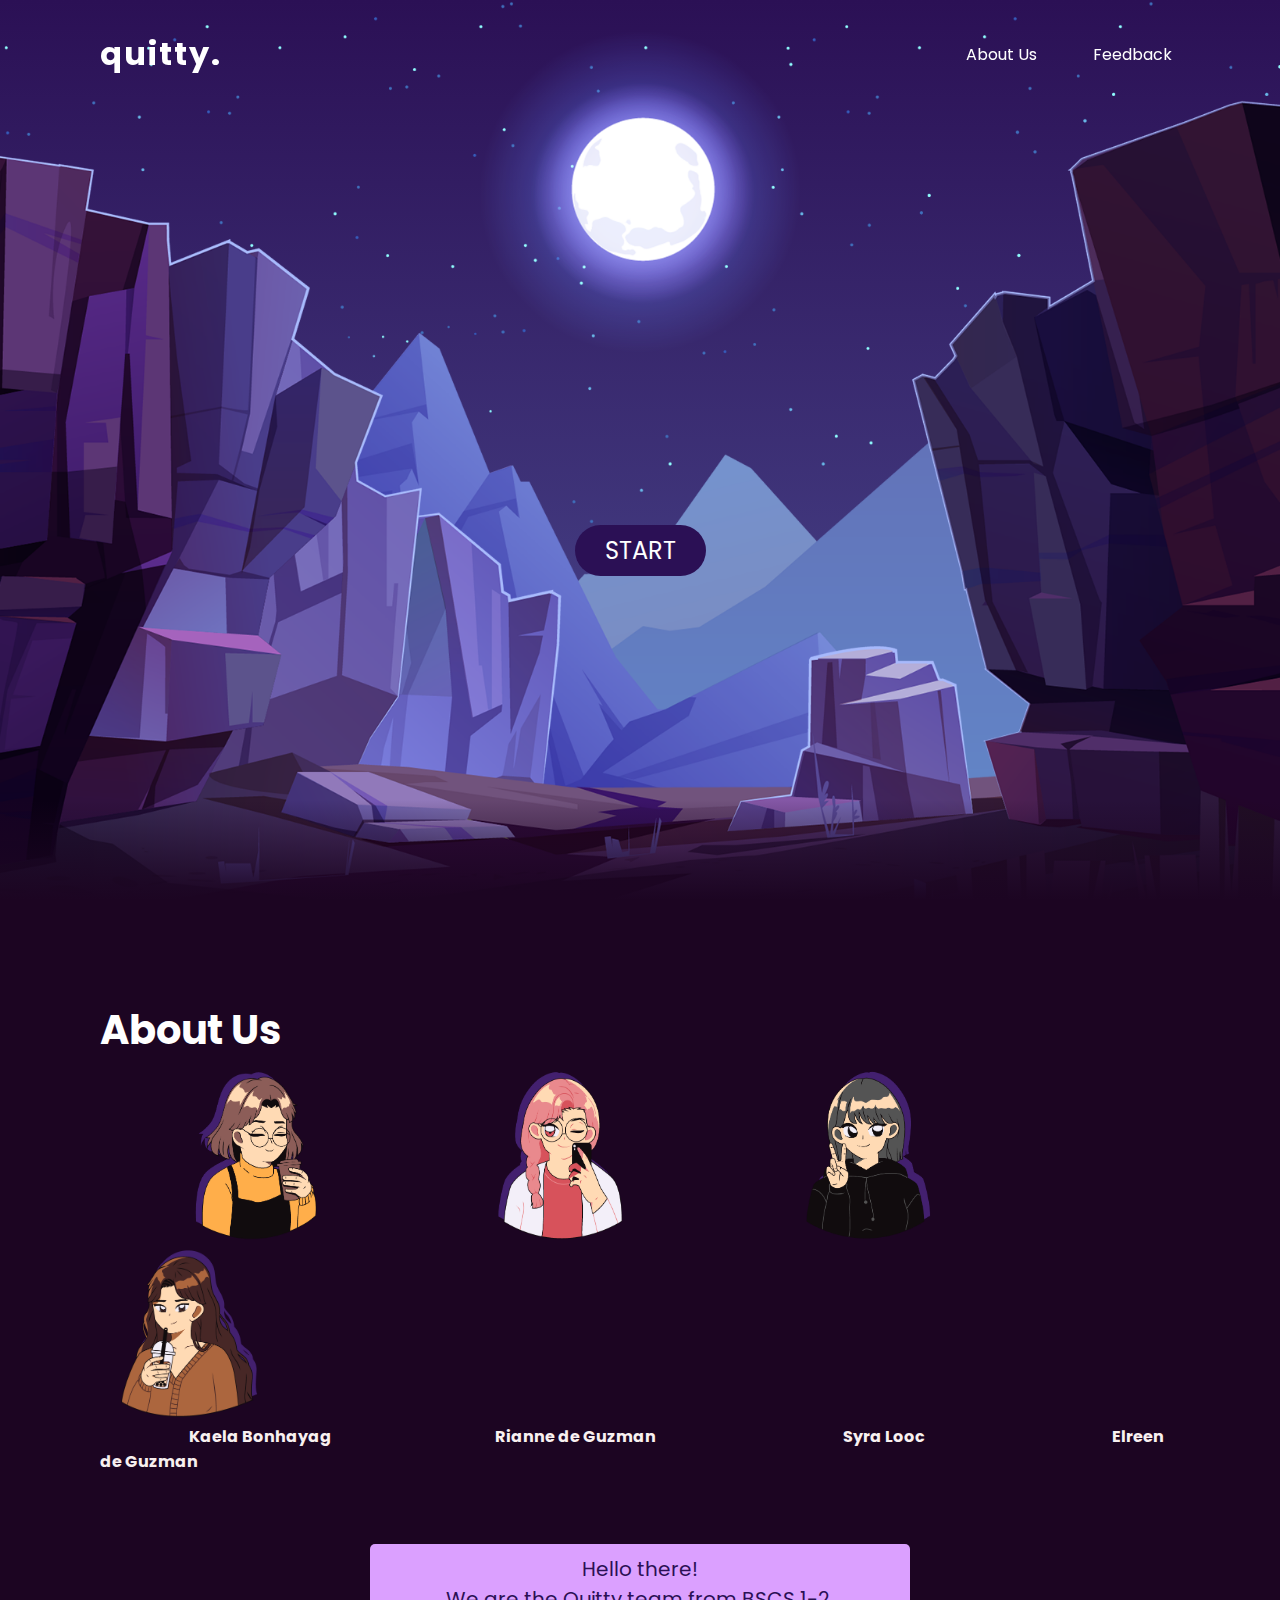
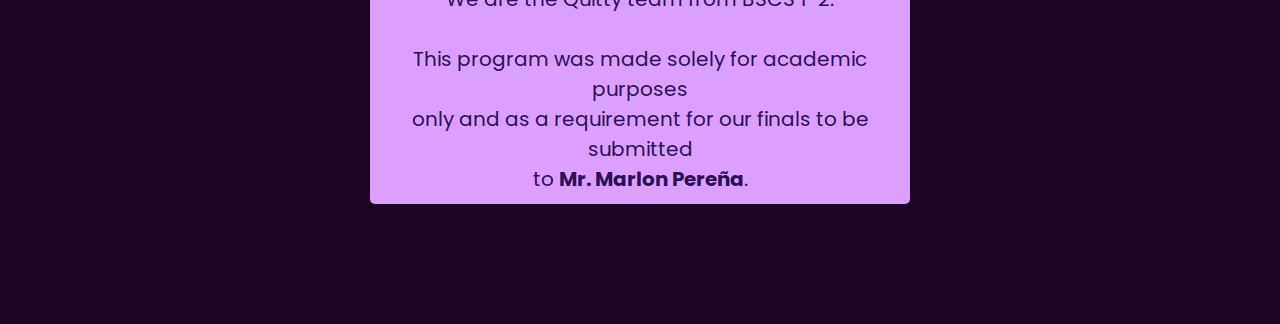
<file: index.html>
<!DOCTYPE html>
<html lang="en">
<head>
    <meta charset="UTF-8">
    <meta http-equiv="X-UA-Compatible" content="IE=edge">
    <meta name="viewport" content="width=device-width, initial-scale=1.0">
    <title>Quitty</title>
    <link rel="stylesheet" type="text/css" href="style.css">
    <link rel="icon" href="favicon.png">
</head>
<body>
    <header>
        <a href="#" class="logo">quitty.</a>
        <ul>
            <li><a href="#aboutus">&nbsp;&nbsp;About Us&nbsp;&nbsp;</a></li>
            <li><a href="https://forms.gle/nxfNP664X3yuMKsB6" target="_blank">&nbsp;&nbsp;Feedback&nbsp;&nbsp;</a></li>
        </ul>
    </header>
    <section>
        <img src="stars.png" id="stars">
        <img src="moon.png" id="moon">
        <img src="mountains_behind.png" id="mountains_behind">
        <h2 id="text">quitty.</h2>
        <ul>
            <li><a href="username/username_index.html">START</a></li>
        </ul>
        <img src="mountains_front.png" id="mountains_front">
    </section>
    
    
    <div class="sec" id="sec">
        <a name="aboutus"></a>
        <h2>About Us</h2>
        <p>
            &emsp;&emsp;&emsp;&emsp;
            <img src="Kaela.png" alt="Kaela's Avatar"
                width="170" height="170"> &emsp;&emsp;&emsp;&emsp;&emsp;&emsp;&emsp;&emsp;
            <img src="Rianne.png" alt="Rianne's Avatar"
                width="170" height="170"> &emsp;&emsp;&emsp;&emsp;&emsp;&emsp;&emsp;&emsp;
            <img src="Syra.png" alt="Syra's Avatar"
                width="170" height="170"> &emsp;&emsp;&emsp;&emsp;&emsp;&emsp;&emsp;&emsp;
            <img src="Elreen.png" alt="Elreen's Avatar"
                width="170" height="170"> 
            &emsp;&emsp;&emsp;&emsp;
        </p>
        <h4>
            &emsp;&emsp;&emsp;&emsp;&emsp;&nbsp;&nbsp;
            Kaela Bonhayag&emsp;&emsp;&emsp;&emsp;&emsp;&emsp;&emsp;&emsp;&emsp;&emsp;
            Rianne de Guzman&ensp;&emsp;&emsp;&emsp;&emsp;&emsp;&emsp;&emsp;&emsp;&emsp;&emsp;&emsp;
            Syra Looc&ensp;&emsp;&emsp;&emsp;&emsp;&emsp;&emsp;&emsp;&emsp;&emsp;&emsp;&emsp;
            Elreen de Guzman
        </h4>
        <br>
        <br>
        <div class="abtus_container">
        <center>
            <p>
            Hello there!<br>
            We are the Quitty team from BSCS 1-2.<br><br>
            This program was made solely for academic purposes<br>
            only and as a requirement for our finals to be submitted<br>
            to <b>Mr. Marlon Pereña</b>.
            </p>
        </center>
        </div>
        
    </div>
    </a>
    <script>
        let stars = document.getElementById('stars');
        let moon = document.getElementById('moon');
        let mountains_behind = document.getElementById('mountains_behind');
        let text = document.getElementById('text');
        let btn = document.getElementById('btn');
        let mountains_front = document.getElementById('mountains_front');
        let header = document.querySelector('header');


        window.addEventListener('scroll', function(){
            let value = window.scrollY;
            stars.style.left = value * 0.25 + 'px';
            moon.style.top = value * 1.05 + 'px';
            mountains_behind.style.top = value * 0.5 + 'px';
            mountains_front.style.top = value * 0 + 'px';
            text.style.marginRight = value * 4 + 'px';
            text.style.marginTop = value * 1.5 + 'px';
            btn.style.marginTop = value * 1.5 + 'px';
            header.style.top = value * 0.5 + 'px';
        })
    </script>
</body>
</html>
</file>
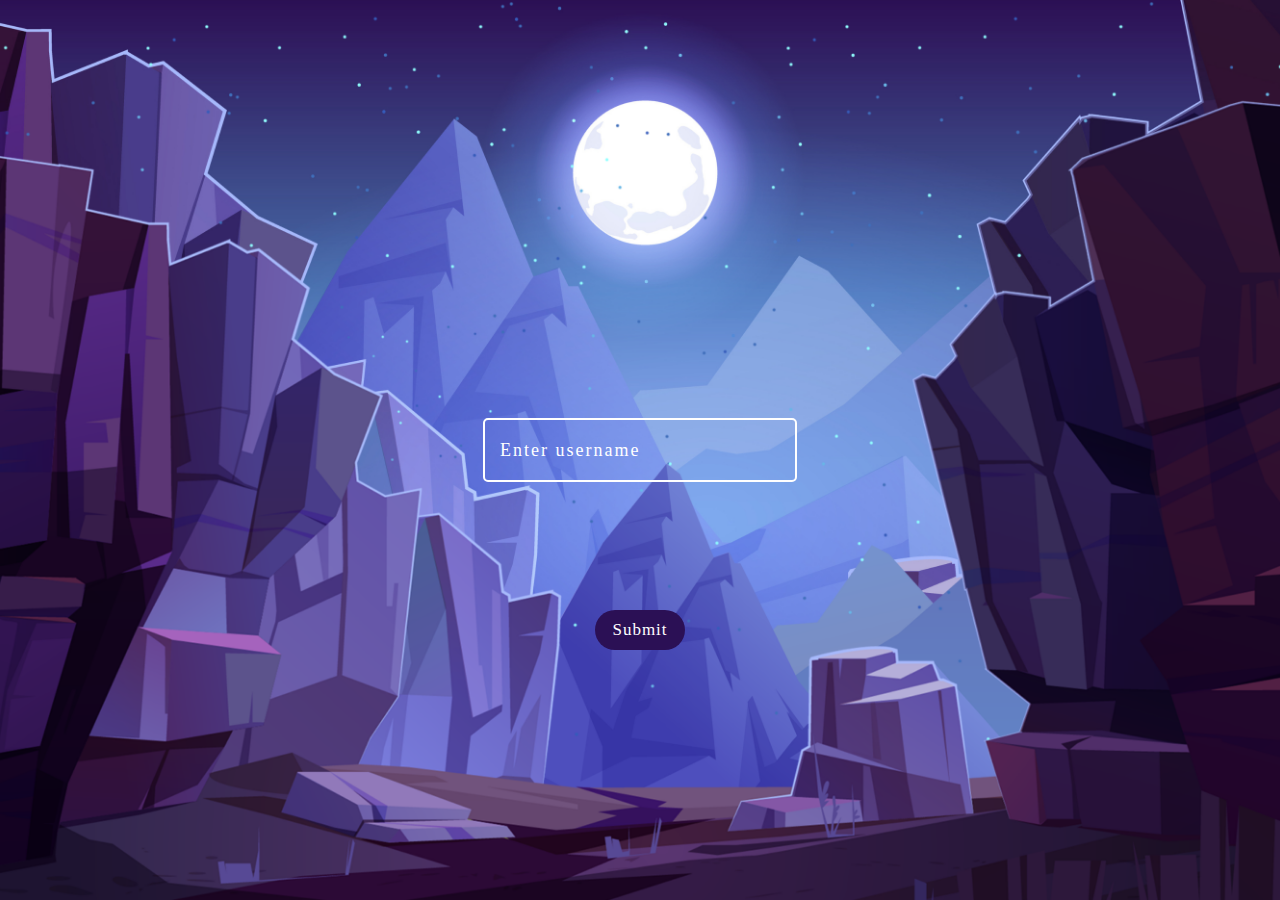
<file: username/username_index.html>
<!DOCTYPE html>
<html lang="en">
<head>
  <meta charset="UTF-8">
  <meta http-equiv="X-UA-Compatible" content="IE=edge">
  <meta name="viewport" content="width=device-width, initial-scale=1.0">
  <title>Quitty</title>
  <link rel="icon" href="favicon.png">
  <link rel="stylesheet" href="stylecss.css">
</head>

<script>
  function wlcm(){
    var x = 
      document.getElementById("name").value; 
      document.getElementById("welcome").innerHTML = 
        "<img src='wlcm.png' width='1000' height='650'>";
      document.getElementById("wlcm_text").innerHTML = 
       "WELCOME TO QUITTY!";
      document.getElementById("wlcmvalue").innerHTML = x;
      document.getElementById("divider").innerHTML = "__________"
      document.getElementById("luck_text").innerHTML = 
       "We are wishing you luck on your journey!";
      document.getElementById("startquiz").innerHTML =
      "<div class='start-button'>" + 
        "<ul>" +
          "<li><a href='test1/indextest1.html'>Start Quiz</a></li>" +
        "</ul>" +
      "</div>" ;
      document.getElementById("name").style.display='none';
      document.getElementById("submit").style.display='none';
  }
</script>

<body>
  <input placeholder="Enter username" id="name" class="input" name="text" type="text">
  <input type="button" id="submit" value="Submit" class="submit_btn" onclick="return wlcm()">
  
    <!--welcometext-->
    <div id="welcome"></div>

    <div id="wlcm_text"></div>
    
    <!--username-->
    <div id="wlcmvalue"></div>

     <!--divider-->
    <div id="divider"></div>

    <!--luck text-->
    <div id="luck_text"></div>

    <!-- start Quiz button-->
    <div id="startquiz"></div>

      
    
  


<!--STANDBYYY
  
  <div class="welcome">
    <img src="wlcm.png" width="800" height="550">
  </div>

  <div class="submit_btn">
      <ul>
          <li><a href="test1/indextest1.html">Submit</a></li>
      </ul>
-->
</div>
</body>
</html>
</file>
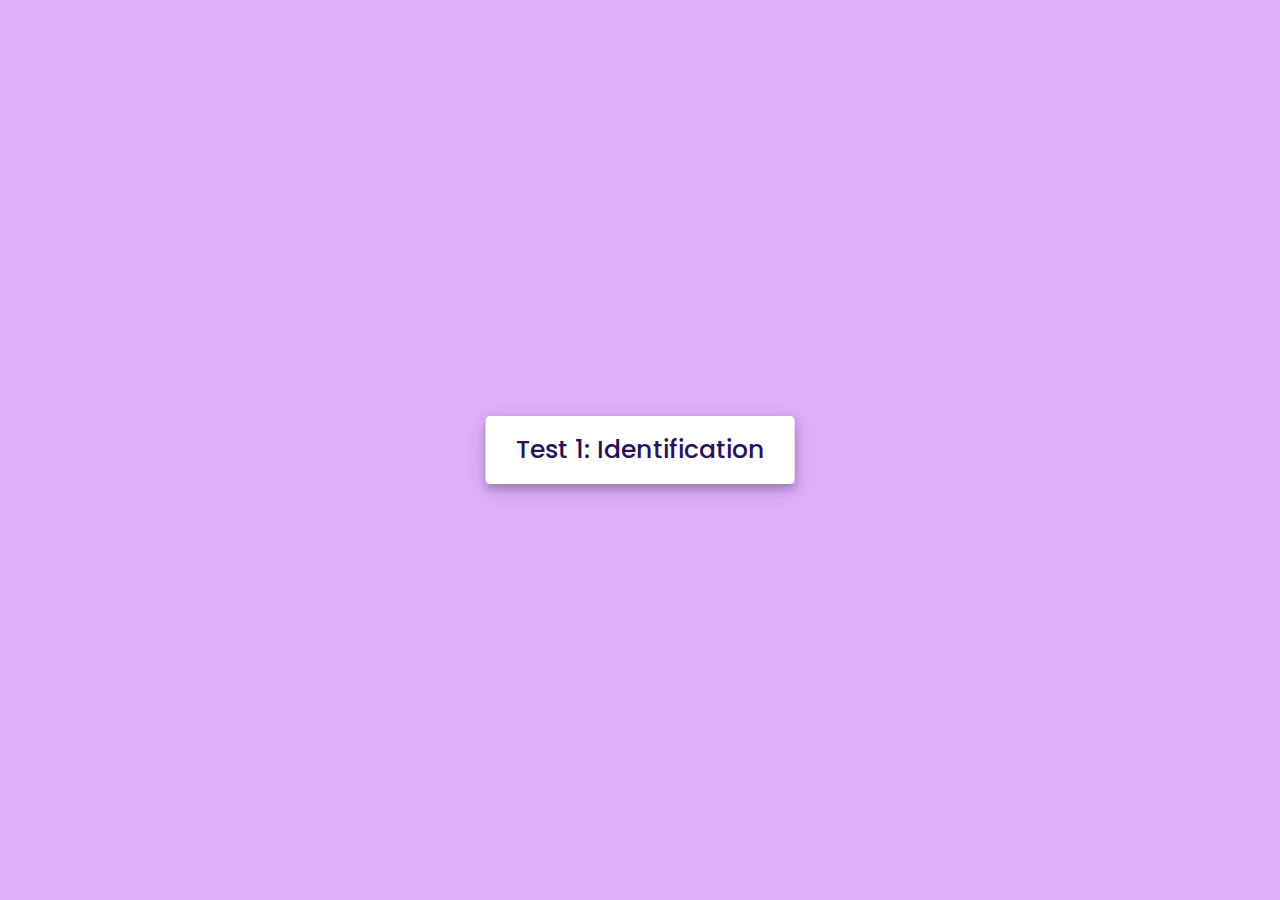
<file: username/test1/indextest1.html>
<!DOCTYPE html>
<html lang="en">
<head>
    <meta charset="UTF-8">
    <meta name="viewport" content="width=device-width, initial-scale=1.0">
    <title>Quitty</title>
    <link rel="icon" href="favicon.png">
    <link rel="stylesheet" href="stylecopy.css">
    <!-- FontAweome CDN Link for Icons-->
    <link rel="stylesheet" href="https://cdnjs.cloudflare.com/ajax/libs/font-awesome/5.15.3/css/all.min.css"/>
</head>
  
<body>
    <!-- start Quiz button -->
    <div class="start_btn"><button>Test 1: Identification</button></div>
    
  <!-- Info Box: Rules of impli-->
    <div class="info_box1">
        <div class="info-title"><span>Rules of Implication and Replacement</span></div>
        <div class="info-list">
            <div class="info"><b>Note:</b> This quiz consists of three parts:</div>
            <div class="info">&emsp;<span>Test 1.</span>&nbsp; Identification: <span>15 seconds</span>&nbsp;each question.</div>
            <div class="info">&emsp;<span>Test 2.</span>&nbsp; Step-by-Step: <span>45 seconds</span>&nbsp;each question.</div>
            <div class="info">&emsp;<span>Test 3.</span>&nbsp; Symbolic: <span>90 seconds</span>&nbsp;each question.</div>
        </div>
        <div class="buttons1">
            <button class="quit1">Back</button>
            <button class="restart1">Continue</button>
        </div>
    </div>
  
    <!-- Instructions Box -->
    <div class="info_box">
        <div class="info-title"><span>Test 1-3 Instructions</span></div>
        <div class="info-list">
            <div class="info">1. &nbsp;&nbsp;Once you select your answer, it can't be undone.</div>
            <div class="info">2. &nbsp;&nbsp;You can't exit from the Quiz while you're playing.</div>
            <div class="info">3. &nbsp;&nbsp;You'll get points on the basis of your correct answers.</div>
        </div>
        <div class="buttons">
            <button class="quit">Quit</button>
            <div class="info2">&nbsp;&nbsp;&nbsp;Ready?&nbsp;&nbsp;&nbsp;</div>
            <button class="restart">Begin</button>
        </div>
    </div>

    <!-- Quiz Box -->
    <div class="quiz_box">
        <header>
            <div class="title">Select the rule that is used below.&emsp;&ensp;</div>
            <div class="timer">
                <div class="time_left_txt">Time Left</div>
                <div class="timer_sec">15</div>
            </div>
            <div class="time_line"></div>
        </header>
        <section>
            <div class="que_text">
                <!-- Here I've inserted question from JavaScript -->
            </div>
            <div class="option_list">
                <!-- Here I've inserted options from JavaScript -->
            </div>
        </section>

        <!-- footer of Quiz Box -->
        <footer>
            <div class="total_que">
                <!-- Here I've inserted Question Count Number from JavaScript -->
            </div>
            <button class="next_btn">Next Question</button>
        </footer>
    </div>

    <!-- Result Box -->
    <div class="result_box">
        <div class="icon">
            <i class="fas fa-crown"></i>
        </div>
        <div class="complete_text">You've completed the Test 1!</div>
        <div class="score_text">
            <!-- nasa script.js -->
        </div>
        <div class="buttons">
            <button class="quit">Continue to Test 2</button>
        </div>
    </div>

    
   <!-- Inside this JavaScript file I've inserted Questions and Options only -->
   <script src="javascript/questions.js"></script>

   <!-- Inside this JavaScript file I've coded all Quiz Codes -->
   <script src="javascript/script.js"></script>
</body>
</html>
</file>
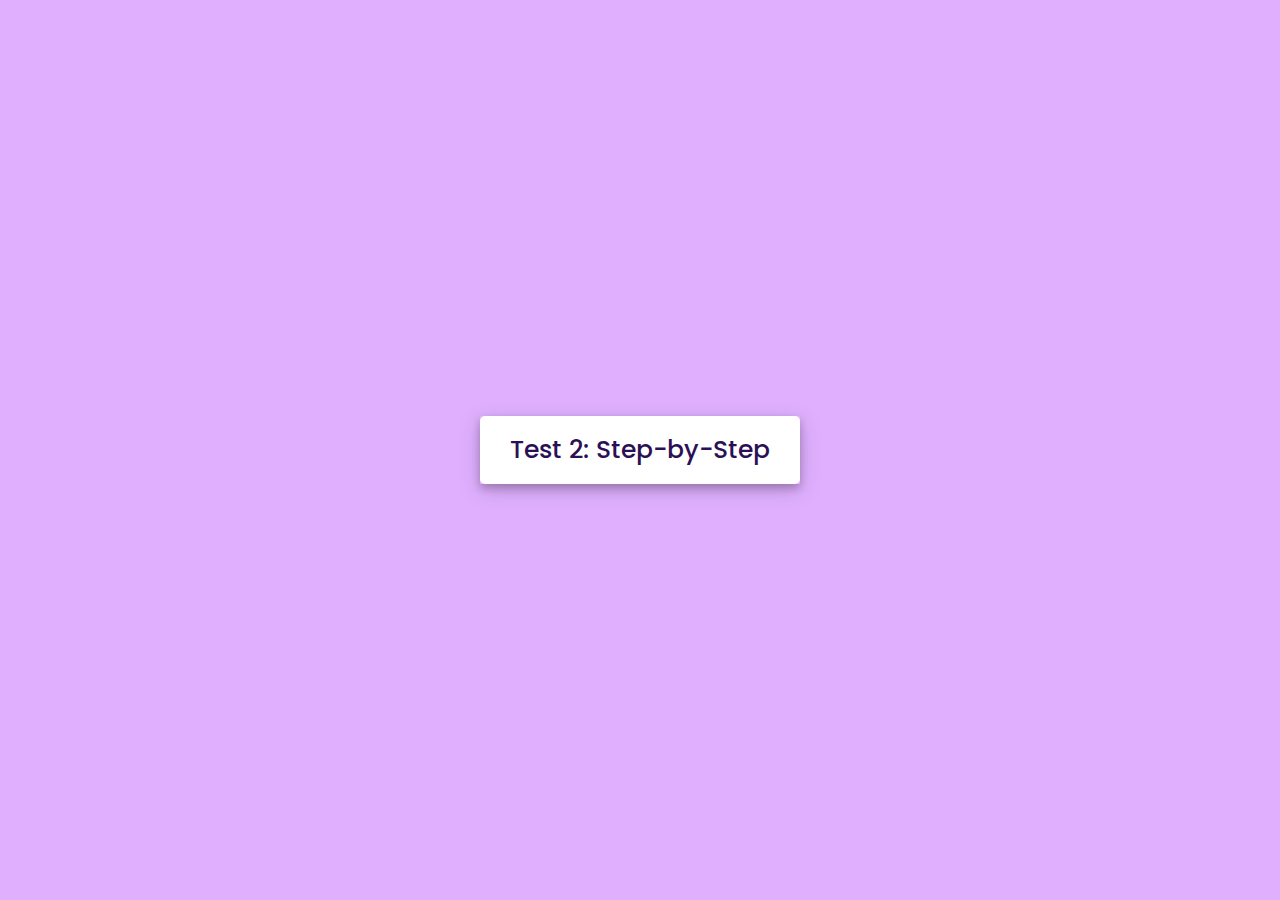
<file: username/test1/test2/indextest2.html>
<!DOCTYPE html>
<html lang="en">
<head>
    <meta charset="UTF-8">
    <meta name="viewport" content="width=device-width, initial-scale=1.0">
    <title>Quitty</title>
    <link rel="icon" href="favicon.png">
    <link rel="stylesheet" href="styletest2.css">
    <!-- FontAweome CDN Link for Icons-->
    <link rel="stylesheet" href="https://cdnjs.cloudflare.com/ajax/libs/font-awesome/5.15.3/css/all.min.css"/>
</head>
<body>
    <!-- start Quiz button -->
    <div class="start_btn"><button>Test 2: Step-by-Step</button></div>

    <!-- Quiz Box -->
    <div class="quiz_box">
        <header>
            <div class="title">Select the correct steps and rules <br>in the missing line below.</div>
            <div class="timer">
                <div class="time_left_txt">Time Left</div>
                <div class="timer_sec">45</div>
            </div>
            <div class="time_line"></div>
        </header>
        <section>
            <div class="que_text">
                <!-- Here I've inserted question from JavaScript -->
            </div>
            <div class="option_list">
                <!-- Here I've inserted options from JavaScript -->
            </div>
        </section>

        <!-- footer of Quiz Box -->
        <footer>
            <div class="total_que">
                <!-- Here I've inserted Question Count Number from JavaScript -->
            </div>
            <button class="next_btn">Next Question</button>
        </footer>
    </div>

    <!-- Result Box -->
    <div class="result_box">
        <div class="icon">
            <i class="fas fa-crown"></i>
        </div>
        <div class="complete_text">You've completed the Test 2!</div>
        <div class="score_text">
         
            <!-- Here I've inserted Score Result from JavaScript -->
        </div>
        <div class="buttons">
            <button class="quit">Continue to Test 3</button>
        </div>
    </div>

    <!-- Inside this JavaScript file I've inserted Questions and Options only -->
    <script src="javascript/questions.js"></script>

    <!-- Inside this JavaScript file I've coded all Quiz Codes -->
    <script src="javascript/script.js"></script>

</body>
</html>
</file>
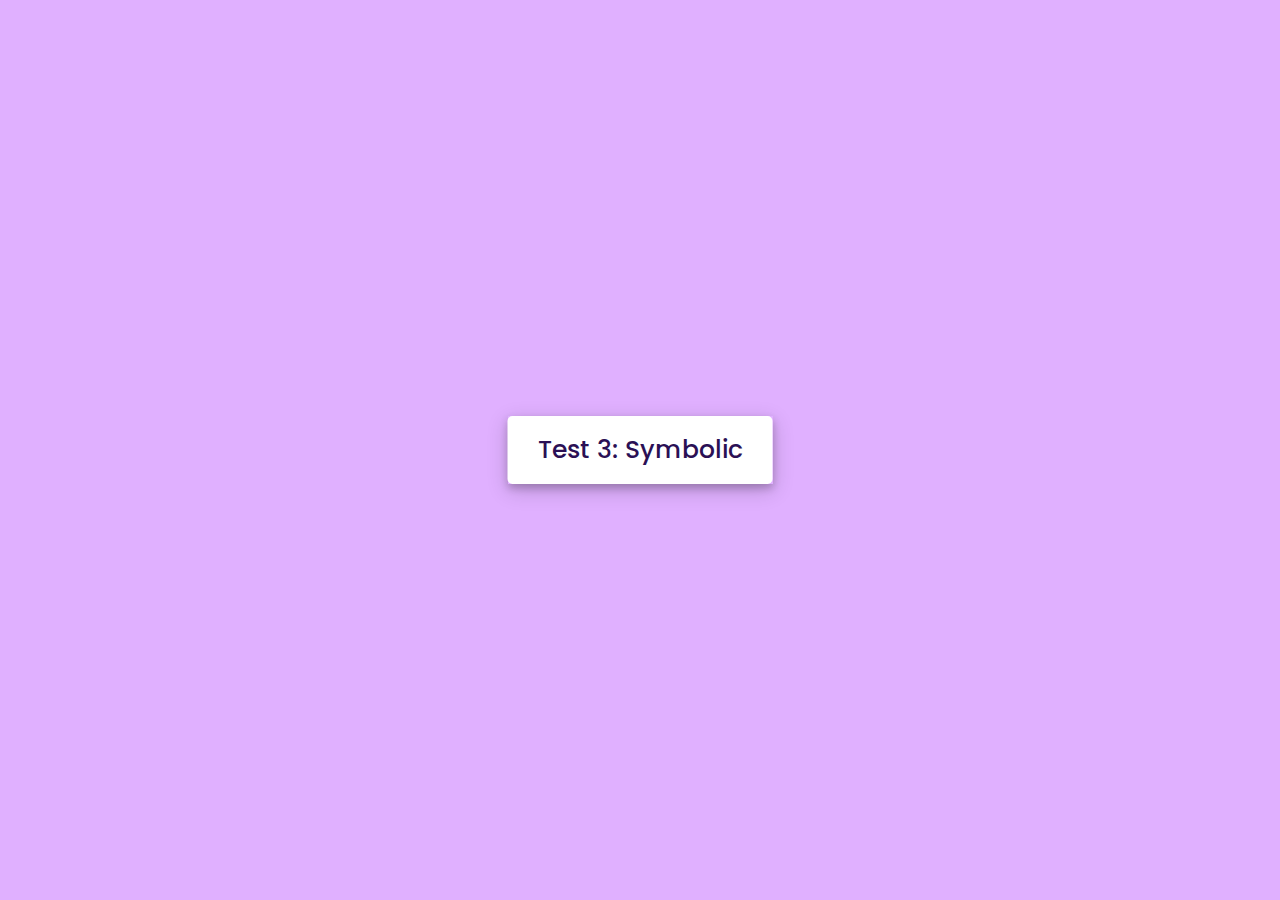
<file: username/test1/test2/test3/indextest3.html>
<!DOCTYPE html>
<html lang="en">
<head>
    <meta charset="UTF-8">
    <meta name="viewport" content="width=device-width, initial-scale=1.0">
    <title>Quitty</title>
    <link rel="icon" href="favicon.png">
    <link rel="stylesheet" href="styletest3.css">
    <link rel="stylesheet" href="https://cdnjs.cloudflare.com/ajax/libs/font-awesome/5.15.3/css/all.min.css"/>
</head>
<body>
    <!-- start Quiz button -->
    <div class="start_btn"><button>Test 3: Symbolic</button></div>

    <!-- Quiz Box -->
    <div class="quiz_box">
        <header>
            <div class="title">Translate the following into symbolic form and select the correct answer.</div>
            <div class="timer">
                <div class="time_left_txt">Time Left</div>
                <div class="timer_sec">90</div>
            </div>
            <div class="time_line"></div>
        </header>
        <section>
            <div class="que_text">
                <!-- Here I've inserted question from JavaScript -->
            </div>
            <div class="option_list">
                <!-- Here I've inserted options from JavaScript -->
            </div>
        </section>

        <!-- footer of Quiz Box -->
        <footer>
            <div class="total_que">
                <!-- Here I've inserted Question Count Number from JavaScript -->
            </div>
            <button class="next_btn">Submit</button>
        </footer>
    </div>

    <!-- Result Box -->
    <div class="result_box">
        <div class="icon">
            <i class="fas fa-crown"></i>
        </div>
        <div class="complete_text">You've completed the Test 3!</div>
        <div class="score_text">
            <!-- Here I've inserted Score Result from JavaScript -->
        </div>
        <div class="complete_text"><br><span>CONGRATULATIONS!</span><br>&emsp;&emsp;&nbsp;for completing Test 1-3</div>
        <div class="buttons">
            <button class="restart">Back to Homepage</button>
            <button class="quit">Give Us a Feedback!</button>
        </div>
    </div>

    <!-- Inside this JavaScript file I've inserted Questions and Options only -->
    <script src="javascript/questions.js"></script>
    <!-- Inside this JavaScript file I've coded all Quiz Codes -->
    <script src="javascript/script.js"></script>
    
</body>
</html>
</file>
<file: style.css>
@import url('https://fonts.googleapis.com/css?family=Poppins:300,400,500,600,700,800,900&display=swap');
*{
    margin:0;
    padding: 0;
    box-sizing: border-box;
    font-family: 'Poppins', sans-serif;
    scroll-behavior: smooth;
}

body{
    min-height: 100vh;
    overflow-x: hidden;
    background: linear-gradient(#2b1055,#7597de);
}

header{
  position: absolute; 
  top: 0; 
  left: 0;
  width: 100%;
  padding: 30px 100px;
  display: flex;
  justify-content: space-between;
  align-items: center;
  z-index: 10000;
}

header .logo{
    color: #fff;
    font-weight: 700;
    text-decoration: none;
    font-size: 2em;
    text-transform: lowercase;
    letter-spacing: 2px;
}

header ul{
    display: flex;
    justify-content: center;
    align-items: center;
}

header ul li{
    list-style: none;
    margin-left: 40px;
}

header ul li a{
    text-decoration: none;
    padding: 6px 15 px;
    color: #fff;
}

header ul li a:hover,
header ul li a.active{
    background: #fff;
    color: #2b1055;
    border-radius: 40px;
}

section{
    position: relative;
    width: 100%;
    height: 100vh;
    padding: 100px;
    display: flex;
    justify-content: center;
    align-items: center;
    overflow: hidden;
}

section::before{
    content: '';
    position: absolute;
    bottom: 0;
    width: 100%;
    height: 100px;
    background: linear-gradient(to top,#1c0522,transparent);
    z-index: 1000;
}

section img{
    position: absolute;
    top: 0;
    left: 0;
    width: 100%;
    height: 100%;
    object-fit: cover;
    pointer-events: none;
}

section img#moon{
    mix-blend-mode: screen;
}

section img#mountains_front{
    z-index: 10;
}

#text{
    position: absolute;
    right: -250px;
    color: #fff;
    white-space: nowrap;
    font-size: 7.5vw;
    z-index: 9;
}

h4{
    color: rgb(248, 240, 240);
    font-size: 7;
}

.abtus_container{
    background: #dba0ff;
	width: 50%;
	padding: 10px;
	margin: 20px auto;
    border-radius: 5px;
    align-items: center;
}

.sec .abtus_container p{
    color: #2b1055;
    font-size: 20px;
}

section ul{
    display: flex;
    justify-content: center;
    align-items: center;
}

section ul li{
    list-style: none;
}

section ul li a{
    text-decoration: none;
    display: inline-block;
    padding: 8px 30px;
    border-radius: 40px;
    background: #2b1055;
    color: #fff;
    font-size: 1.5em;
    z-index: 9;
    transform: translateY(100px);

}

a:hover{
    background: #6e00b3;
}

.sec{
    position: relative;
    padding: 100px;
    background: #1c0522;
}

.sec h2{
    font-size: 2.5em;
    margin-bottom: 10px;
    color: #fff;
}

.sec p{
    font-size: 1em;
    color: #fff;
}
</file>
<file: username/stylecss.css>
body{
    background-image: url("bg2.png");
    background-position: center;
    background-repeat: no-repeat;
    background-size: cover;
    box-sizing: border-box;
    margin: 0;
    padding: 0;
    height: 100vh;
    display: flex;
    justify-content: center;
    align-items: center;
  }

.input::-webkit-input-placeholder {
  color: #ffffff;
  font-size: 18px;
}
.input{
    background-color: transparent;
    font-size: 18px;
    width: 280px;
    height: 30px;
    padding: 15px;
    border: 2px solid white;
    border-radius: 5px;
    color: #ffffff;
    font-family: 'Century Gothic';
    letter-spacing: 2px;
  }
  
  .input:focus{
    color: white;
    background-color: transparent;
    outline-color: #E0B0FF;
    box-shadow: 0px 0px 50px #ff0278;
    transition: 1s;
    letter-spacing: 1px;
  }
   
/* submit button */
.submit_btn{
    position: absolute;
    top: 70%;
    left: 50%;
    transform: translate(-50%, -50%);
    display: flex;
    justify-content: center;
    align-items: center;
    letter-spacing: 1px;
  }
  
.submit_btn{
  font-family: 'Century Gothic';
  text-decoration: none;
  display: flex;
  padding: 1px 15px;
  width: 90px;
  height: 40px;
  font-size: 17px;
  cursor: pointer;
  border: none;
  outline: none;
  border-radius: 40px;
  color: #fff;
  background: #2b1055;
  border: 1px solid transparent;
  transition: all 0.3s ease;
  align-items: center;
  justify-content: center;
  }
 
.submit_btn:hover{
    color: #fff;
    background: #da59d5;
  }

  /*welcome image*/
#welcome{
  top: 50%;
  left: 50%;
  display: auto;
  align-items: center;
  justify-content: center;
  position: absolute;
  transform: translate(-50%, -50%);
}

#wlcm_text{
  font-family: 'Century Gothic';
  top: 35%;
  left: 50%;
  font-size: 30px;
  font-weight: bolder;
  color:#fff;
  text-align: center;
  display: flex;
  align-items: center;
  justify-content: center;
  position: absolute;
  transform: translate(-50%, -50%);
  letter-spacing: 2px;
}

 /*username*/
#wlcmvalue{
  font-family: 'Century Gothic';
  top: 48%;
  left: 50%;
  font-size: 50px;
  font-weight: bold;
  color:#2b1055;
  text-align: center;
  display: flex;
  align-items: center;
  justify-content: center;
  position: absolute;
  transform: translate(-50%, -50%);
  letter-spacing: 3px;
  cursor: pointer;
}

#wlcmvalue:hover{
  color:#2b1055;
}

#divider{
  font-family: 'Century Gothic';
  top: 50%;
  left: 50%;
  font-size: 50px;
  font-weight: bold;
  color:#de00d7;
  text-align: center;
  display: flex;
  align-items: center;
  justify-content: center;
  position: absolute;
  transform: translate(-50%, -50%);
}

#luck_text{
  font-family: 'Century Gothic';
  top: 65%;
  left: 50%;
  font-size: 18px;
  color:#fff;
  text-align: center;
  display: flex;
  align-items: center;
  justify-content: center;
  position: absolute;
  transform: translate(-50%, -50%);
}

 /*start quiz*/
.start-button ul{
  display: flex;
  margin: 20px 0;
  justify-content: center;
  align-items: center;
}

.start-button ul li{
  list-style-type: none;
}

.start-button ul li a{
  font-family: 'Century Gothic';
  letter-spacing: 1px;
  text-decoration: none;
  margin: 15px 5px;
  font-weight: 500;
  top: 75%;
  left: 50%;
  display: flex;
  align-items: center;
  justify-content: center;
  position: absolute;
  transform: translate(-50%, -50%);
  padding: 5px 15px;
  width: 170px;
  height: 40px;
  font-size: 20px;
  cursor: pointer;
  border: none;
  outline: none;
  border-radius: 40px;
  color: #fff;
  background: #2b1055;
  border: 1px solid transparent;
  transition: all 0.3s ease;
}

.start-button ul li a:hover{
  background: #da59d5;
  color: #fff;
}

  /* STANDBYYYYYYY
  .submit_btn ul li{
      list-style-type: none;
  }
  
  .submit_btn ul li a{
      text-decoration: none;
      display: flex;
      padding: 1px 15px;
      height: 30px;
      font-size: 17px;
      cursor: pointer;
      border: none;
      outline: none;
      border-radius: 40px;
      color: #fff;
      background: #7a51bc;
      border: 1px solid transparent;
      transition: all 0.3s ease;
      align-items: center;
      justify-content: center;
  }
  
  .submit_btn ul li a:hover{
      color: #fff;
      background: #da59d5;
  }
 */
</file>
<file: username/test1/stylecopy.css>
/* importing google fonts */
@import url('https://fonts.googleapis.com/css2?family=Poppins:wght@200;300;400;500;600;700&display=swap');
*{
    margin: 0;
    padding: 0;
    box-sizing: border-box;
    font-family: 'Poppins', sans-serif;
}

body{
    background: #E0B0FF;
}

::selection{
    color: #fff;
    background: #E0B0FF;
}

.start_btn,
.info_box,
.info_box1,
.quiz_box,
.result_box{
    position: absolute;
    top: 50%;
    left: 50%;
    transform: translate(-50%, -50%);
    box-shadow: 0 4px 8px 0 rgba(0, 0, 0, 0.2),
                0 6px 20px 0 rgba(0, 0, 0, 0.19);
}

.info_box1.activeInfo,
.info_box.activeInfo,
.quiz_box.activeQuiz,
.result_box.activeResult{
    opacity: 1;
    z-index: 5;
    pointer-events: auto;
    transform: translate(-50%, -50%) scale(1);
}

.start_btn button{
    font-size: 25px;
    font-weight: 500;
    color: #2b1055;
    padding: 15px 30px;
    outline: none;
    border: none;
    border-radius: 5px;
    background: #fff;
    cursor: pointer;
}

.start_btn button:hover{
    background: #b400ae;
    color: #fff;
}

.info_box1{
    width: 540px;
    background: #fff;
    border-radius: 5px;
    transform: translate(-50%, -50%) scale(0.9);
    opacity: 0;
    pointer-events: none;
    transition: all 0.3s ease;
}

.info_box1 .info-title{
    height: 60px;
    width: 100%;
    border-bottom: 1px solid lightgrey;
    display: flex;
    align-items: center;
    padding: 0 30px;
    border-radius: 5px 5px 0 0;
    font-size: 20px;
    font-weight: 600;
}

.info_box1 .info-list{
    padding: 15px 30px;
}

.info_box1 .info-list .info{
    margin: 5px 0;
    font-size: 17px;
}

.info_box1 .info-list .info span{
    font-weight: 600;
    color: #A020F0;
}

.info_box1 .buttons1{
    height: 60px;
    display: flex;
    align-items: center;
    justify-content: flex-end;
    padding: 0 30px;
    border-top: 1px solid lightgrey;
}

.info_box1 .buttons1 button{
    margin: 0 5px;
    height: 40px;
    width: 100px;
    font-size: 16px;
    font-weight: 500;
    cursor: pointer;
    border: none;
    outline: none;
    border-radius: 5px;
    color: #fff;
    background: #7a51bc;
    border: 1px solid transparent;
    transition: all 0.3s ease;
}

.info_box1 .buttons1 button:hover{
    background: #da59d5;
    color: #fff;
}

.info_box{
    width: 540px;
    background: #fff;
    border-radius: 5px;
    transform: translate(-50%, -50%) scale(0.9);
    opacity: 0;
    pointer-events: none;
    transition: all 0.3s ease;
}

.info_box .info-title{
    height: 60px;
    width: 100%;
    border-bottom: 1px solid lightgrey;
    display: flex;
    align-items: center;
    padding: 0 30px;
    border-radius: 5px 5px 0 0;
    font-size: 20px;
    font-weight: 600;
}

.info_box .info-list{
    padding: 15px 30px;
}

.info_box .info-list .info{
    margin: 5px 0;
    font-size: 17px;
}

.info_box .info-list .info span{
    font-weight: 600;
    color: #A020F0;
}
.info_box .buttons{
    height: 60px;
    display: flex;
    align-items: center;
    justify-content: flex-end;
    padding: 0 30px;
    border-top: 1px solid lightgrey;
}

.info_box .buttons button{
    margin: 0 5px;
    height: 40px;
    width: 100px;
    font-size: 16px;
    font-weight: 500;
    cursor: pointer;
    border: none;
    outline: none;
    border-radius: 5px;
    color: #fff;
    background: #7a51bc;
    border: 1px solid transparent;
    transition: all 0.3s ease;
}

.info_box .buttons button:hover{
    background: #da59d5;
    color: #fff;
}

.quiz_box{
    width: 550px;
    background: #fff;
    border-radius: 5px;
    transform: translate(-50%, -50%) scale(0.9);
    opacity: 0;
    pointer-events: none;
    transition: all 0.3s ease;
}

.quiz_box header{
    position: relative;
    z-index: 2;
    height: 70px;
    padding: 0 30px;
    background: #fff;
    border-radius: 5px 5px 0 0;
    display: flex;
    align-items: center;
    justify-content: space-between;
    box-shadow: 0px 3px 5px 1px rgba(0,0,0,0.1);
}

.quiz_box header .title{
    font-size: 18px;
    font-weight: 600;
}

.quiz_box header .timer{
    color: #390095;
    background: #ede2ff;
    border: 1px solid #6225c3;
    height: 45px;
    padding: 0 8px;
    border-radius: 5px;
    display: flex;
    align-items: center;
    justify-content: space-between;
    width: 145px;
}

.quiz_box header .timer .time_left_txt{
    font-weight: 400;
    font-size: 15px;
    user-select: none;
}

.quiz_box header .timer .timer_sec{
    font-size: 15px;
    font-weight: 500;
    height: 30px;
    width: 45px;
    color: #fff;
    border-radius: 5px;
    line-height: 30px;
    text-align: center;
    background: #DA70D6;
    border: 1px solid #512d8b;
    user-select: none;
}

.quiz_box header .time_line{
    position: absolute;
    bottom: 0px;
    left: 0px;
    height: 3px;
    background: #A020F0;
}

section{
    padding: 25px 30px 20px 30px;
    background: #fff;
}

section .que_text{
    font-size: 23px;
    font-weight: 600;
}

section .option_list{
    padding: 20px 0px;
    display: block;
}

section .option_list .option{
    background: #CF9FFF;
    border: 1px solid #CF9FFF;
    border-radius: 5px;
    padding: 8px 15px;
    font-size: 17px;
    margin-bottom: 15px;
    cursor: pointer;
    transition: all 0.3s ease;
    display: flex;
    align-items: center;
    justify-content: space-between;
}

section .option_list .option:last-child{
    margin-bottom: 0px;
}

section .option_list .option:hover{
    color: #fff;
    background: #884ce8;
    border: 1px solid #7a51bc;
}

section .option_list .option.correct{
    color: #00b33c;
    background: #d4edda;
    border: 1px solid #c3e6cb;
}

section .option_list .option.incorrect{
    color: #721c24;
    background: #f8d7da;
    border: 1px solid #f5c6cb;
}

section .option_list .option.disabled{
    pointer-events: none;
}

section .option_list .option .icon{
    height: 26px;
    width: 26px;
    border: 2px solid transparent;
    border-radius: 50%;
    text-align: center;
    font-size: 13px;
    pointer-events: none;
    transition: all 0.3s ease;
    line-height: 24px;
}
.option_list .option .icon.tick{
    color: #00b33c;
    border-color: #00b33c;
    background: #d4edda;
}

.option_list .option .icon.cross{
    color: #a42834;
    background: #f8d7da;
    border-color: #a42834;
}

footer{
    height: 60px;
    padding: 0 30px;
    display: flex;
    align-items: center;
    justify-content: space-between;
    border-top: 1px solid lightgrey;
}

footer .total_que span{
    display: flex;
    user-select: none;
}

footer .total_que span p{
    font-weight: 500;
    padding: 0 5px;
}

footer .total_que span p:first-child{
    padding-left: 0px;
}

footer button{
    height: 40px;
    padding: 0 13px;
    font-size: 18px;
    font-weight: 400;
    cursor: pointer;
    border: none;
    outline: none;
    color: #fff;
    border-radius: 5px;
    background: #DA70D6;
    border: 1px solid #DA70D6;
    line-height: 10px;
    opacity: 0;
    pointer-events: none;
    transform: scale(0.95);
    transition: all 0.3s ease;
}

footer button:hover{
    background: #c431bf;
}

footer button.show{
    opacity: 1;
    pointer-events: auto;
    transform: scale(1);
}

.result_box{
    background: #fff;
    border-radius: 5px;
    display: flex;
    padding: 25px 30px;
    width: 450px;
    align-items: center;
    flex-direction: column;
    justify-content: center;
    transform: translate(-50%, -50%) scale(0.9);
    opacity: 0;
    pointer-events: none;
    transition: all 0.3s ease;
}

.result_box .icon{
    font-size: 100px;
    color: #b400ae;
    margin-bottom: 10px;
}

.result_box .complete_text{
    font-size: 20px;
    font-weight: 500;
}

.result_box .score_text span{
    display: flex;
    margin: 10px 0;
    font-size: 18px;
    font-weight: 500;
}

.result_box .score_text span p{
    padding: 0 4px;
    font-weight: 600;
}

.result_box .buttons{
    display: flex;
    margin: 20px 0;
}

.result_box .buttons button{
    margin: 0 10px;
    height: 45px;
    padding: 0 20px;
    font-size: 18px;
    font-weight: 500;
    cursor: pointer;
    border: none;
    outline: none;
    border-radius: 5px;
    border: 1px solid #DA70D6;
    transition: all 0.3s ease;
}

.buttons button.restart{
    color: #fff;
    background: #7a51bc;
}

.buttons button.restart:hover{
    background: #DA70D6;
}

.buttons button.quit{
    color: #b400ae;
    background: #fff;
}

.buttons button.quit:hover{
    color: #fff;
    background: #DA70D6;
}
</file>
<file: username/test1/test2/styletest2.css>
/* TEST 2 STYLE */
@import url('https://fonts.googleapis.com/css2?family=Poppins:wght@200;300;400;500;600;700&display=swap');
*{
    margin: 0;
    padding: 0;
    box-sizing: border-box;
    font-family: 'Poppins', sans-serif;
}

body{
    background: #E0B0FF;
}

::selection{
    color: #fff;
    background: #E0B0FF;
}

.start_btn,
.quiz_box,
.result_box{
    position: absolute;
    top: 50%;
    left: 50%;
    transform: translate(-50%, -50%);
    box-shadow: 0 4px 8px 0 rgba(0, 0, 0, 0.2),
                0 6px 20px 0 rgba(0, 0, 0, 0.19);
}

.quiz_box.activeQuiz,
.result_box.activeResult{
    opacity: 1;
    z-index: 5;
    pointer-events: auto;
    transform: translate(-50%, -50%) scale(1);
}

.start_btn button{
    font-size: 25px;
    font-weight: 500;
    color: #2b1055;
    padding: 15px 30px;
    outline: none;
    border: none;
    border-radius: 5px;
    background: #fff;
    cursor: pointer;
}

.start_btn button:hover{
    background: #b400ae;
    color: #fff;
}

.quiz_box{
    width: 550px;
    background: #fff;
    border-radius: 5px;
    transform: translate(-50%, -50%) scale(0.9);
    opacity: 0;
    pointer-events: none;
    transition: all 0.3s ease;
}

.quiz_box header{
    position: relative;
    z-index: 2;
    height: 70px;
    padding: 0 30px;
    background: #fff;
    border-radius: 5px 5px 0 0;
    display: flex;
    align-items: center;
    justify-content: space-between;
    box-shadow: 0px 3px 5px 1px rgba(0,0,0,0.1);
}

.quiz_box header .title{
    font-size: 18px;
    font-weight: 600;
}

.quiz_box header .timer{
    color: #390095;
    background: #ede2ff;
    border: 1px solid #6225c3;
    height: 45px;
    padding: 0 8px;
    border-radius: 5px;
    display: flex;
    align-items: center;
    justify-content: space-between;
    width: 145px;
}

.quiz_box header .timer .time_left_txt{
    font-weight: 400;
    font-size: 15px;
    user-select: none;
}

.quiz_box header .timer .timer_sec{
    font-size: 15px;
    font-weight: 500;
    height: 30px;
    width: 45px;
    color: #fff;
    border-radius: 5px;
    line-height: 30px;
    text-align: center;
    background: #DA70D6;
    border: 1px solid #512d8b;
    user-select: none;
}

.quiz_box header .time_line{
    position: absolute;
    bottom: 0px;
    left: 0px;
    height: 3px;
    background: #A020F0;
}

section{
    padding: 25px 30px 20px 30px;
    background: #fff;
}

section .que_text{
    font-size: 23px;
    font-weight: 600;
}

section .option_list{
    padding: 20px 0px;
    display: block;
}

section .option_list .option{
    background: #CF9FFF;
    border: 1px solid #CF9FFF;
    border-radius: 5px;
    padding: 8px 15px;
    font-size: 17px;
    margin-bottom: 15px;
    cursor: pointer;
    transition: all 0.3s ease;
    display: flex;
    align-items: center;
    justify-content: space-between;
}

section .option_list .option:last-child{
    margin-bottom: 0px;
}

section .option_list .option:hover{
    color: #fff;
    background: #884ce8;
    border: 1px solid #7a51bc;
}

section .option_list .option.correct{
    color: #00b33c;
    background: #d4edda;
    border: 1px solid #c3e6cb;
}

section .option_list .option.incorrect{
    color: #721c24;
    background: #f8d7da;
    border: 1px solid #f5c6cb;
}

section .option_list .option.disabled{
    pointer-events: none;
}

section .option_list .option .icon{
    height: 26px;
    width: 26px;
    border: 2px solid transparent;
    border-radius: 50%;
    text-align: center;
    font-size: 13px;
    pointer-events: none;
    transition: all 0.3s ease;
    line-height: 24px;
}
.option_list .option .icon.tick{
    color: #00b33c;
    border-color: #00b33c;
    background: #d4edda;
}

.option_list .option .icon.cross{
    color: #a42834;
    background: #f8d7da;
    border-color: #a42834;
}

footer{
    height: 60px;
    padding: 0 30px;
    display: flex;
    align-items: center;
    justify-content: space-between;
    border-top: 1px solid lightgrey;
}

footer .total_que span{
    display: flex;
    user-select: none;
}

footer .total_que span p{
    font-weight: 500;
    padding: 0 5px;
}

footer .total_que span p:first-child{
    padding-left: 0px;
}

footer button{
    height: 40px;
    padding: 0 13px;
    font-size: 18px;
    font-weight: 400;
    cursor: pointer;
    border: none;
    outline: none;
    color: #fff;
    border-radius: 5px;
    background: #DA70D6;
    border: 1px solid #DA70D6;
    line-height: 10px;
    opacity: 0;
    pointer-events: none;
    transform: scale(0.95);
    transition: all 0.3s ease;
}

footer button:hover{
    background: #c431bf;
}

footer button.show{
    opacity: 1;
    pointer-events: auto;
    transform: scale(1);
}

.result_box{
    background: #fff;
    border-radius: 5px;
    display: flex;
    padding: 25px 30px;
    width: 450px;
    align-items: center;
    flex-direction: column;
    justify-content: center;
    transform: translate(-50%, -50%) scale(0.9);
    opacity: 0;
    pointer-events: none;
    transition: all 0.3s ease;
}

.result_box .icon{
    font-size: 100px;
    color: #b400ae;
    margin-bottom: 10px;
}

.result_box .complete_text{
    font-size: 20px;
    font-weight: 500;
}

.result_box .score_text span{
    display: flex;
    margin: 10px 0;
    font-size: 18px;
    font-weight: 500;
}

.result_box .score_text span p{
    padding: 0 4px;
    font-weight: 600;
}

.result_box .buttons{
    display: flex;
    margin: 20px 0;
}

.result_box .buttons button{
    margin: 0 10px;
    height: 45px;
    padding: 0 20px;
    font-size: 18px;
    font-weight: 500;
    cursor: pointer;
    border: none;
    outline: none;
    border-radius: 5px;
    border: 1px solid #DA70D6;
    transition: all 0.3s ease;
}

.buttons button.restart{
    color: #fff;
    background: #7a51bc;
}

.buttons button.restart:hover{
    background: #DA70D6;
}

.buttons button.quit{
    color: #b400ae;
    background: #fff;
}

.buttons button.quit:hover{
    color: #fff;
    background: #DA70D6;
}
</file>
<file: username/test1/test2/test3/styletest3.css>
/* TEST 3 STYLE */

@import url('https://fonts.googleapis.com/css2?family=Poppins:wght@200;300;400;500;600;700&display=swap');
*{
    margin: 0;
    padding: 0;
    box-sizing: border-box;
    font-family: 'Poppins', sans-serif;
}

body{
    background: #E0B0FF;
}

::selection{
    color: #fff;
    background: #E0B0FF;
}

.start_btn,
.quiz_box,
.result_box{
    position: absolute;
    top: 50%;
    left: 50%;
    transform: translate(-50%, -50%);
    box-shadow: 0 4px 8px 0 rgba(0, 0, 0, 0.2),
                0 6px 20px 0 rgba(0, 0, 0, 0.19);
}

.quiz_box.activeQuiz,
.result_box.activeResult{
    opacity: 1;
    z-index: 5;
    pointer-events: auto;
    transform: translate(-50%, -50%) scale(1);
}

.start_btn button{
    font-size: 25px;
    font-weight: 500;
    color: #2b1055;
    padding: 15px 30px;
    outline: none;
    border: none;
    border-radius: 5px;
    background: #fff;
    cursor: pointer;
}

.start_btn button:hover{
    background: #b400ae;
    color: #fff;
}

.quiz_box{
    width: 900px;
    background: #fff;
    border-radius: 5px;
    transform: translate(-50%, -50%) scale(0.9);
    opacity: 0;
    pointer-events: none;
    transition: all 0.3s ease;
}

.quiz_box header{
    position: relative;
    z-index: 2;
    height: 70px;
    padding: 0 30px;
    background: #fff;
    border-radius: 5px 5px 0 0;
    display: flex;
    align-items: center;
    justify-content: space-between;
    box-shadow: 0px 3px 5px 1px rgba(0,0,0,0.1);
}

.quiz_box header .title{
    font-size: 18px;
    font-weight: 600;
}

.quiz_box header .timer{
    color: #390095;
    background: #ede2ff;
    border: 1px solid #6225c3;
    height: 45px;
    padding: 0 8px;
    border-radius: 5px;
    display: flex;
    align-items: center;
    justify-content: space-between;
    width: 145px;
}

.quiz_box header .timer .time_left_txt{
    font-weight: 400;
    font-size: 15px;
    user-select: none;
}

.quiz_box header .timer .timer_sec{
    font-size: 15px;
    font-weight: 500;
    height: 30px;
    width: 45px;
    color: #fff;
    border-radius: 5px;
    line-height: 30px;
    text-align: center;
    border: none;
    background: #DA70D6;
    border: 1px solid #512d8b;
    user-select: none;
}

.quiz_box header .time_line{
    position: absolute;
    bottom: 0px;
    left: 0px;
    height: 3px;
    background: #A020F0;
}

section{
    padding: 25px 30px 20px 30px;
    background: #fff;
}

section .que_text{
    font-size: 15px;
    font-weight: 600;
}

section .option_list{
    padding: 20px 30px 20px 30px;
    display: flex;
    width: 100%;
    justify-content: center;
}

section .option_list .option{
    width: 45%;
    background: #CF9FFF;
    border: 1px solid #CF9FFF;
    border-radius: 5px;
    padding: 15px 15px;
    font-size: 17px;
    margin-inline: 20px;
    margin-bottom: 15px;
    cursor: pointer;
    transition: all 0.3s ease;
    display: flex;
    align-items: center;
    justify-content: space-between;
    display: flex;
    justify-content: center;
}

section .option_list .option:hover{
    color: #fff;
    background: #884ce8;
    border: 1px solid #7a51bc;
}

section .option_list .option.correct{
    color: #00b33c;
    background: #d4edda;
    border: 1px solid #c3e6cb;
}

section .option_list .option.incorrect{
    color: #721c24;
    background: #f8d7da;
    border: 1px solid #f5c6cb;
}

section .option_list .option.disabled{
    pointer-events: none;
}

section .option_list .option .icon{
    height: 26px;
    width: 26px;
    border: 2px solid transparent;
    border-radius: 50%;
    text-align: center;
    font-size: 13px;
    pointer-events: none;
    transition: all 0.3s ease;
    line-height: 24px;
}

.option_list .option .icon.tick{
    color: #00b33c;
    border-color: #00b33c;
    background: #d4edda;
}

.option_list .option .icon.cross{
    color: #a42834;
    background: #f8d7da;
    border-color: #a42834;
}

footer{
    height: 60px;
    padding: 0 30px;
    display: flex;
    align-items: center;
    justify-content: space-between;
    border-top: 1px solid lightgrey;
}

footer .total_que span{
    display: flex;
    user-select: none;
}

footer .total_que span p{
    font-weight: 500;
    padding: 0 5px;
}

footer .total_que span p:first-child{
    padding-left: 0px;
}

footer button{
    height: 40px;
    padding: 0 13px;
    font-size: 18px;
    font-weight: 400;
    cursor: pointer;
    border: none;
    outline: none;
    color: #fff;
    border-radius: 5px;
    background: #DA70D6;
    border: 1px solid #DA70D6;
    line-height: 10px;
    opacity: 0;
    pointer-events: none;
    transform: scale(0.95);
    transition: all 0.3s ease;
}

footer button:hover{
    background: #c431bf;
}

footer button.show{
    opacity: 1;
    pointer-events: auto;
    transform: scale(1);
}

.result_box{
    background: #fff;
    border-radius: 5px;
    display: flex;
    padding: 25px 30px;
    width: 450px;
    align-items: center;
    flex-direction: column;
    justify-content: center;
    transform: translate(-50%, -50%) scale(0.9);
    opacity: 0;
    pointer-events: none;
    transition: all 0.3s ease;
}

.result_box .icon{
    font-size: 100px;
    color: #b400ae;
    margin-bottom: 10px;
}

.result_box .complete_text{
    font-size: 20px;
    font-weight: 500;
}


.result_box .complete_text span{
    font-size: 30px;
    font-weight: 800;
    color: #b400ae;
}

.result_box .score_text span{
    display: flex;
    margin: 10px 0;
    font-size: 18px;
    font-weight: 500;
}

.result_box .score_text span p{
    padding: 0 4px;
    font-weight: 600;
}

.result_box .buttons{
    display: flex;
    margin: 20px 0;
}

.result_box .buttons button{
    margin: 15px 15px;
    height: 48px;
    padding: 5px 15px;
    font-size: 14px;
    font-weight: 500;
    cursor: pointer;
    border: none;
    outline: none;
    border-radius: 5px;
    transition: all 0.3s ease;
    justify-content: center;
    align-items: center;
    display: flex;
}

.buttons button.restart{
    color: #fff;
    background: #7a51bc;
}

.buttons button.restart:hover{
    background: #DA70D6;
}

.buttons button.quit{
    color: #b400ae;
    background: #fff;
  border: 1px solid #DA70D6;
}

.buttons button.quit:hover{
    color: #fff;
    background: #DA70D6;
}
</file>
